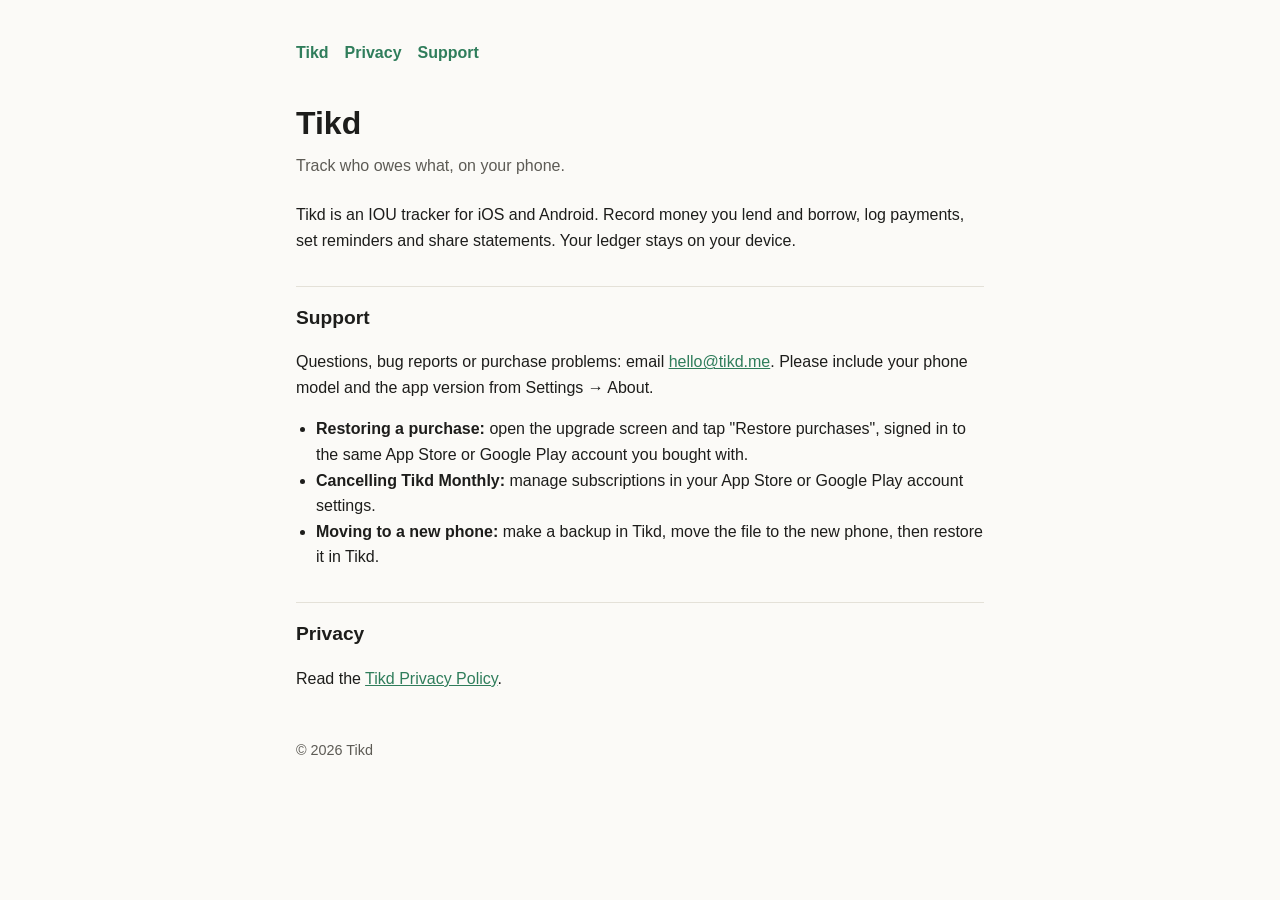
<file: index.html>
<!doctype html>
<html lang="en">
<head>
<meta charset="utf-8">
<meta name="viewport" content="width=device-width,initial-scale=1">
<title>Tikd Support</title>
<meta name="description" content="Tikd: a simple IOU tracker that keeps your ledger on your phone.">
<link rel="stylesheet" href="style.css">
</head>
<body>
<main>
<nav><a href="./">Tikd</a><a href="privacy.html">Privacy</a><a href="#support">Support</a></nav>
<h1>Tikd</h1>
<p class="meta">Track who owes what, on your phone.</p>
<p>Tikd is an IOU tracker for iOS and Android. Record money you lend and borrow, log payments, set reminders and share statements. Your ledger stays on your device.</p>

<h2 id="support">Support</h2>
<p>Questions, bug reports or purchase problems: email <a href="mailto:hello@tikd.me">hello@tikd.me</a>. Please include your phone model and the app version from Settings → About.</p>
<ul>
<li><strong>Restoring a purchase:</strong> open the upgrade screen and tap "Restore purchases", signed in to the same App Store or Google Play account you bought with.</li>
<li><strong>Cancelling Tikd Monthly:</strong> manage subscriptions in your App Store or Google Play account settings.</li>
<li><strong>Moving to a new phone:</strong> make a backup in Tikd, move the file to the new phone, then restore it in Tikd.</li>
</ul>

<h2>Privacy</h2>
<p>Read the <a href="privacy.html">Tikd Privacy Policy</a>.</p>

<footer>© 2026 Tikd</footer>
</main>
</body>
</html>
</file>
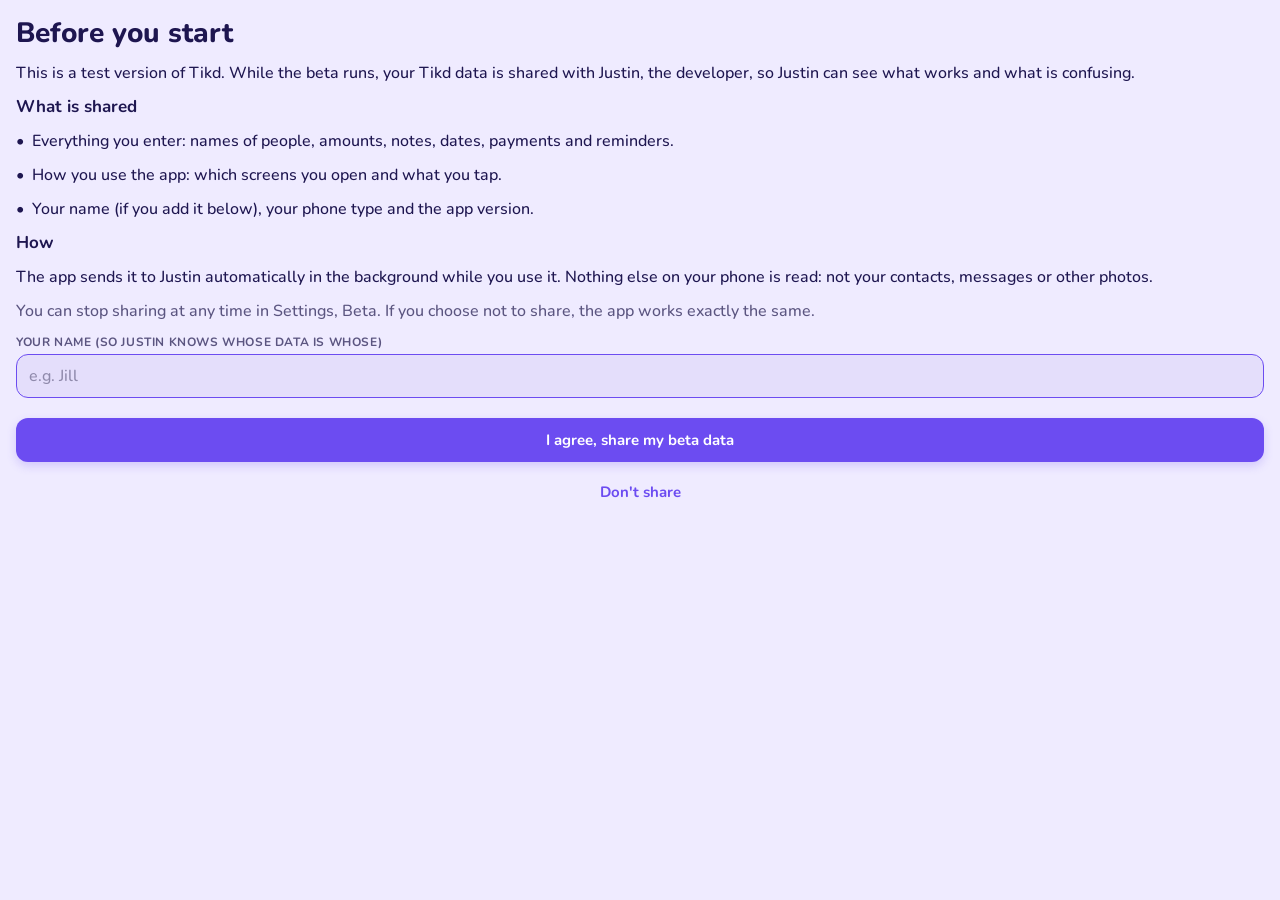
<file: app/index.html>
<!DOCTYPE html>
<html lang="en">
  <head>
    <meta charset="utf-8" />
    <meta httpEquiv="X-UA-Compatible" content="IE=edge" />
    <meta name="viewport" content="width=device-width, initial-scale=1, viewport-fit=cover, maximum-scale=1" />
    <title>Tikd</title>
    <!-- The `react-native-web` recommended style reset: https://necolas.github.io/react-native-web/docs/setup/#root-element -->
    <style id="expo-reset">
      /* These styles make the body full-height */
      html,
      body {
        height: 100%;
      }
      /* These styles disable body scrolling if you are using <ScrollView> */
      body {
        overflow: hidden;
      }
      /* These styles make the root element full-height */
      #root {
        display: flex;
        height: 100%;
        flex: 1;
      }
    </style>
  <meta name="theme-color" content="#6C4CF1">
<meta name="description" content="Track who owes who.">
<link rel="icon" href="/app/favicon.ico"/><meta http-equiv="Content-Security-Policy" content="default-src 'self'; script-src 'self' 'wasm-unsafe-eval'; style-src 'self' 'unsafe-inline'; img-src 'self' data: blob:; font-src 'self' data:; connect-src 'self' https: data: blob:; worker-src 'self' blob:; object-src 'none'; base-uri 'self'; form-action 'none'"/><script src="/app/beta-config.js"></script><style>input:focus,textarea:focus{outline:none}</style><link rel="manifest" href="/app/manifest.webmanifest"/><link rel="apple-touch-icon" href="/app/icon-512.png"/><meta name="apple-mobile-web-app-capable" content="yes"/><meta name="mobile-web-app-capable" content="yes"/><meta name="apple-mobile-web-app-title" content="Tikd"/><meta name="apple-mobile-web-app-status-bar-style" content="default"/></head>

  <body>
    <!-- Use static rendering with Expo Router to support running without JavaScript. -->
    <noscript>
      You need to enable JavaScript to run this app.
    </noscript>
    <!-- The root element for your Expo app. -->
    <div id="root"></div>
  <script src="/app/_expo/static/js/web/entry-1a25458f17952da2a9cb40c3d2288c8c.js" defer></script>
</body>
</html>
</file>
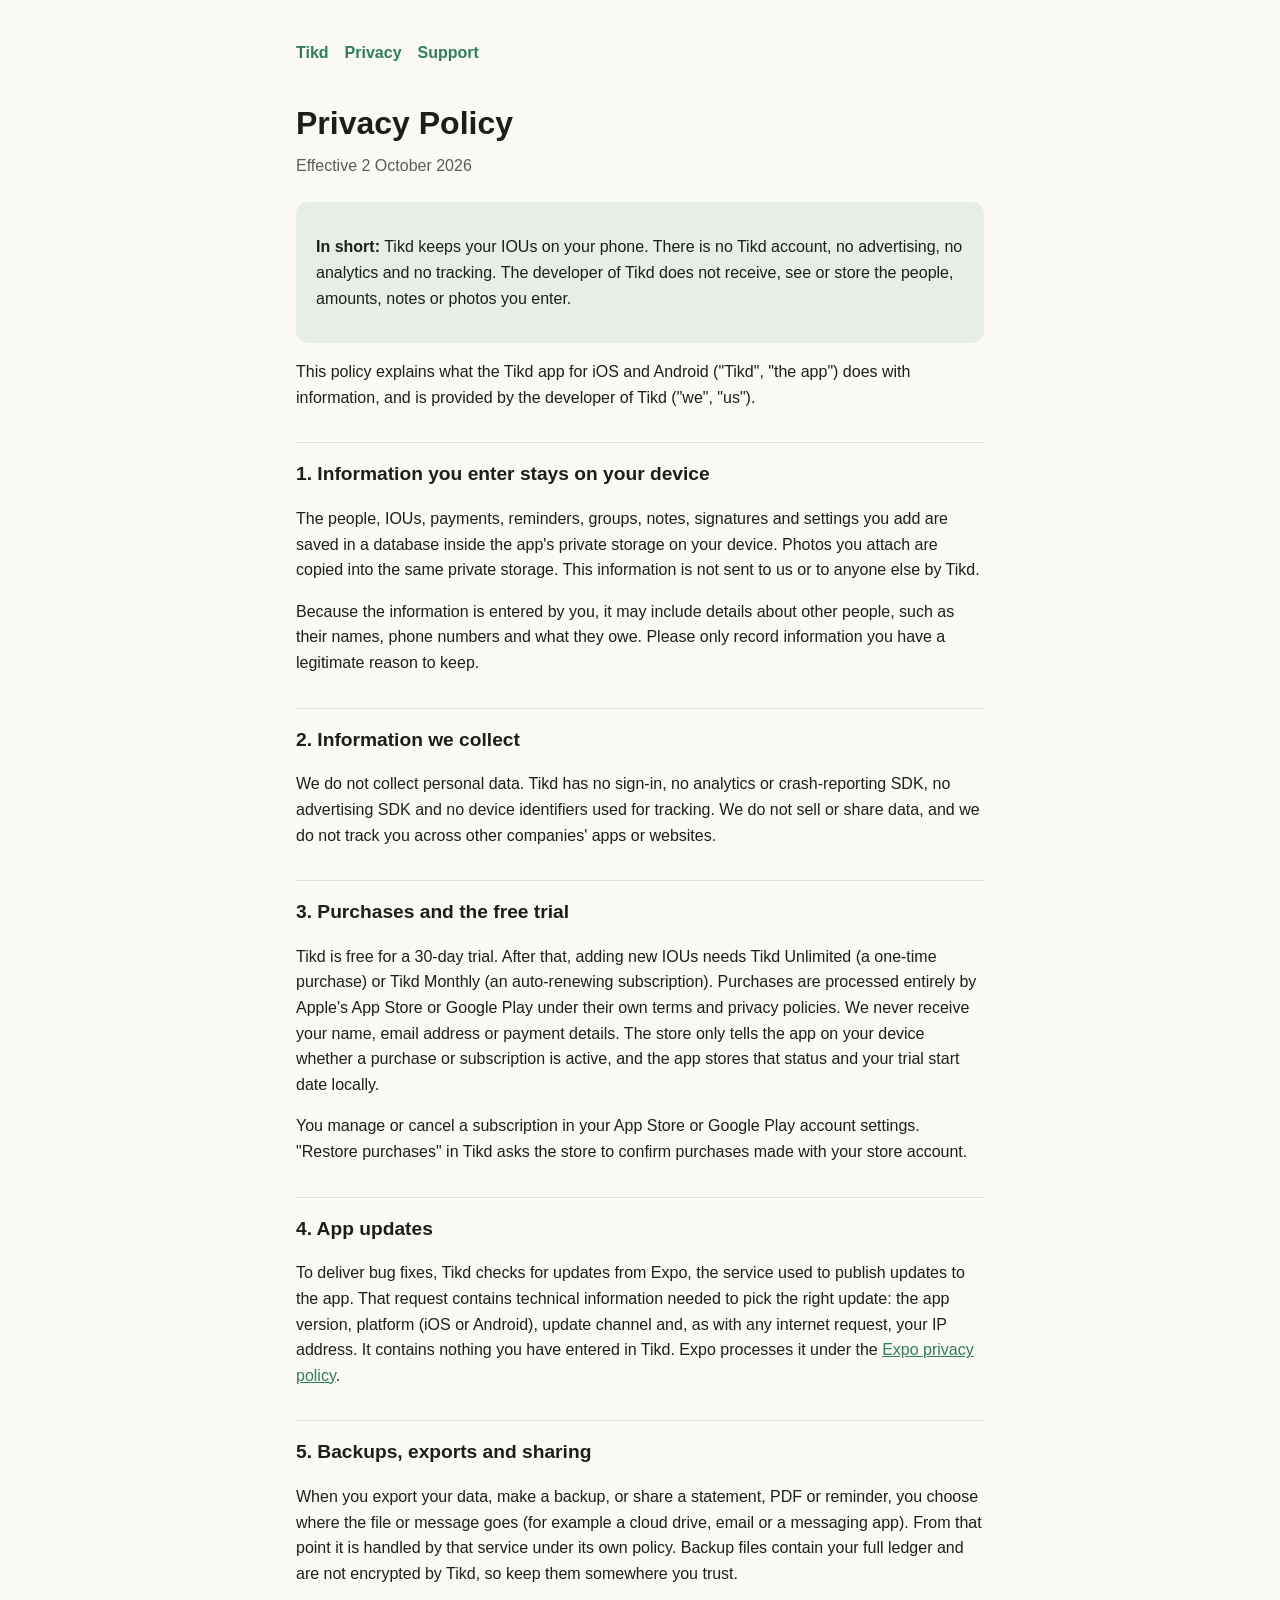
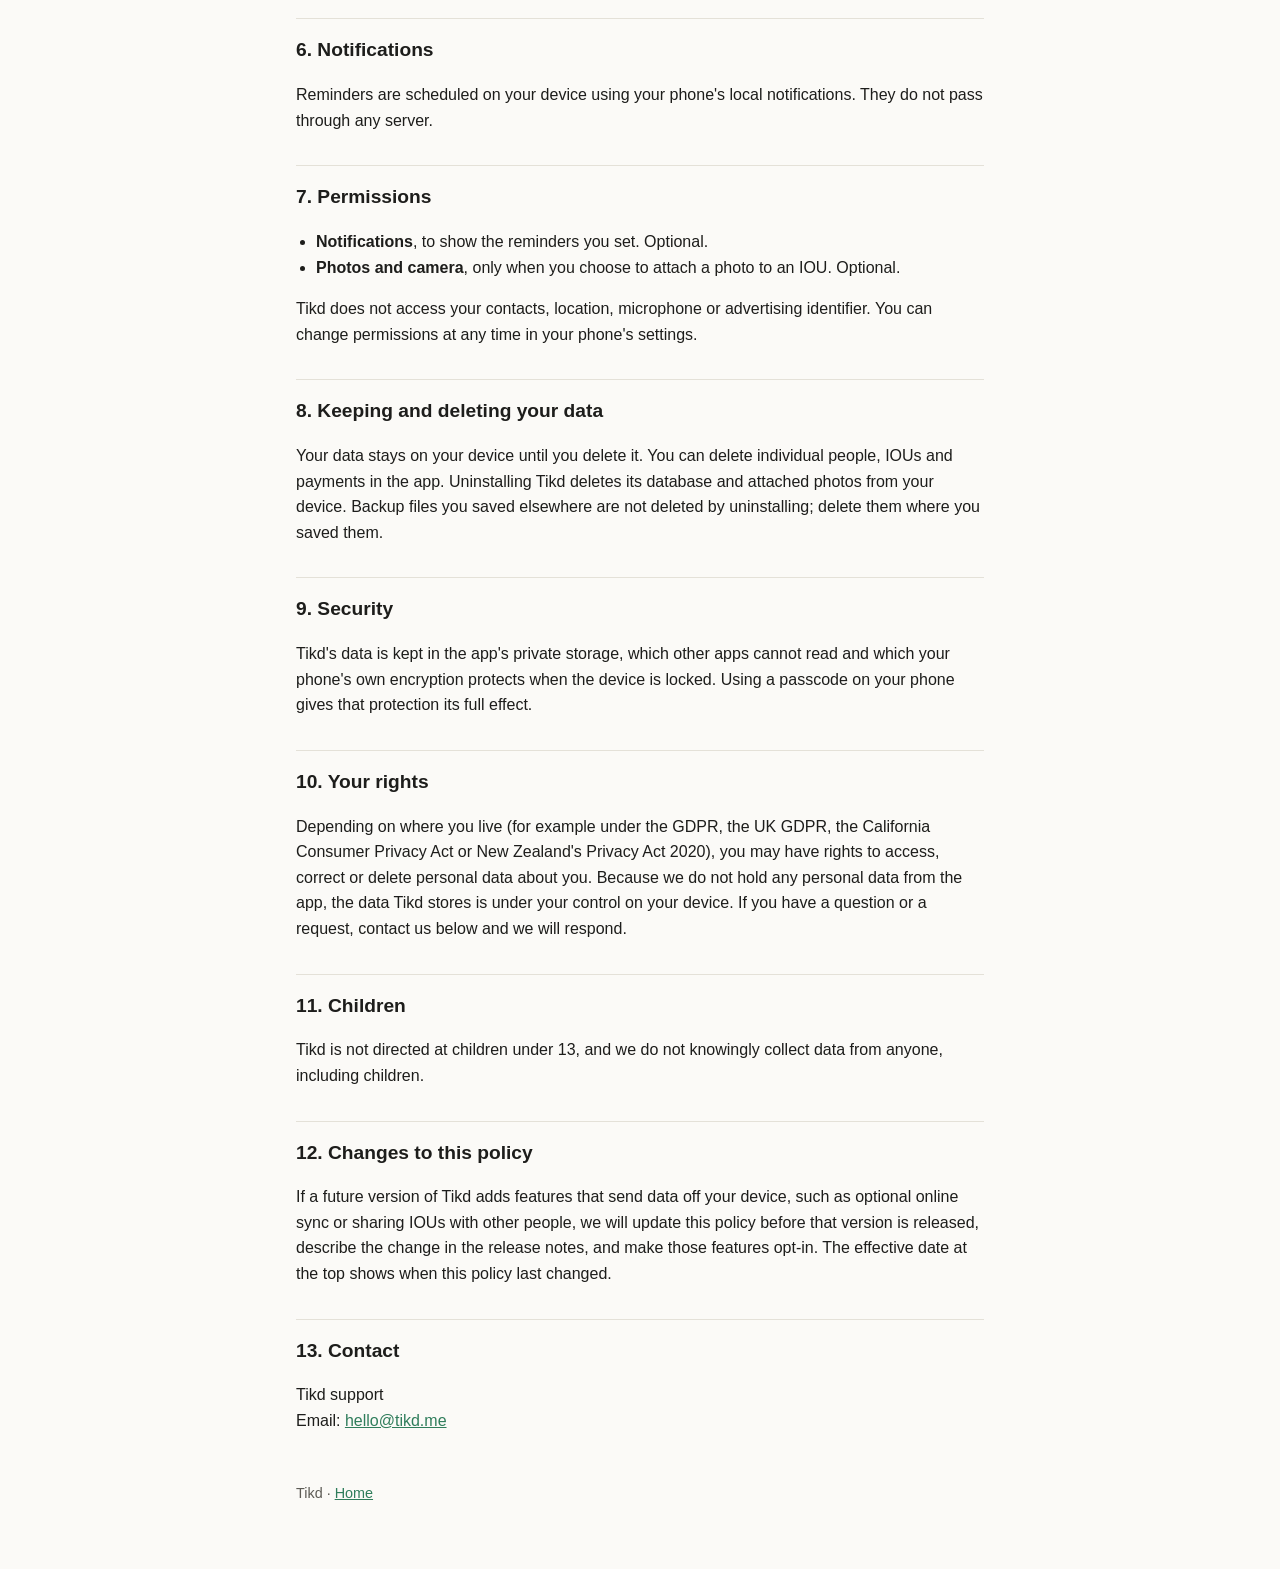
<file: privacy.html>
<!doctype html>
<html lang="en">
<head>
<meta charset="utf-8">
<meta name="viewport" content="width=device-width,initial-scale=1">
<title>Tikd Privacy Policy</title>
<meta name="description" content="How the Tikd IOU tracker handles your data.">
<link rel="stylesheet" href="style.css">
</head>
<body>
<main>
<nav><a href="./">Tikd</a><a href="privacy.html">Privacy</a><a href="./#support">Support</a></nav>
<h1>Privacy Policy</h1>
<p class="meta">Effective 2 October 2026</p>

<div class="summary">
<p><strong>In short:</strong> Tikd keeps your IOUs on your phone. There is no Tikd account, no advertising, no analytics and no tracking. The developer of Tikd does not receive, see or store the people, amounts, notes or photos you enter.</p>
</div>

<p>This policy explains what the Tikd app for iOS and Android ("Tikd", "the app") does with information, and is provided by the developer of Tikd ("we", "us").</p>

<h2>1. Information you enter stays on your device</h2>
<p>The people, IOUs, payments, reminders, groups, notes, signatures and settings you add are saved in a database inside the app's private storage on your device. Photos you attach are copied into the same private storage. This information is not sent to us or to anyone else by Tikd.</p>
<p>Because the information is entered by you, it may include details about other people, such as their names, phone numbers and what they owe. Please only record information you have a legitimate reason to keep.</p>

<h2>2. Information we collect</h2>
<p>We do not collect personal data. Tikd has no sign-in, no analytics or crash-reporting SDK, no advertising SDK and no device identifiers used for tracking. We do not sell or share data, and we do not track you across other companies' apps or websites.</p>

<h2>3. Purchases and the free trial</h2>
<p>Tikd is free for a 30-day trial. After that, adding new IOUs needs Tikd Unlimited (a one-time purchase) or Tikd Monthly (an auto-renewing subscription). Purchases are processed entirely by Apple's App Store or Google Play under their own terms and privacy policies. We never receive your name, email address or payment details. The store only tells the app on your device whether a purchase or subscription is active, and the app stores that status and your trial start date locally.</p>
<p>You manage or cancel a subscription in your App Store or Google Play account settings. "Restore purchases" in Tikd asks the store to confirm purchases made with your store account.</p>

<h2>4. App updates</h2>
<p>To deliver bug fixes, Tikd checks for updates from Expo, the service used to publish updates to the app. That request contains technical information needed to pick the right update: the app version, platform (iOS or Android), update channel and, as with any internet request, your IP address. It contains nothing you have entered in Tikd. Expo processes it under the <a href="https://expo.dev/privacy">Expo privacy policy</a>.</p>

<h2>5. Backups, exports and sharing</h2>
<p>When you export your data, make a backup, or share a statement, PDF or reminder, you choose where the file or message goes (for example a cloud drive, email or a messaging app). From that point it is handled by that service under its own policy. Backup files contain your full ledger and are not encrypted by Tikd, so keep them somewhere you trust.</p>

<h2>6. Notifications</h2>
<p>Reminders are scheduled on your device using your phone's local notifications. They do not pass through any server.</p>

<h2>7. Permissions</h2>
<ul>
<li><strong>Notifications</strong>, to show the reminders you set. Optional.</li>
<li><strong>Photos and camera</strong>, only when you choose to attach a photo to an IOU. Optional.</li>
</ul>
<p>Tikd does not access your contacts, location, microphone or advertising identifier. You can change permissions at any time in your phone's settings.</p>

<h2>8. Keeping and deleting your data</h2>
<p>Your data stays on your device until you delete it. You can delete individual people, IOUs and payments in the app. Uninstalling Tikd deletes its database and attached photos from your device. Backup files you saved elsewhere are not deleted by uninstalling; delete them where you saved them.</p>

<h2>9. Security</h2>
<p>Tikd's data is kept in the app's private storage, which other apps cannot read and which your phone's own encryption protects when the device is locked. Using a passcode on your phone gives that protection its full effect.</p>

<h2>10. Your rights</h2>
<p>Depending on where you live (for example under the GDPR, the UK GDPR, the California Consumer Privacy Act or New Zealand's Privacy Act 2020), you may have rights to access, correct or delete personal data about you. Because we do not hold any personal data from the app, the data Tikd stores is under your control on your device. If you have a question or a request, contact us below and we will respond.</p>

<h2>11. Children</h2>
<p>Tikd is not directed at children under 13, and we do not knowingly collect data from anyone, including children.</p>

<h2>12. Changes to this policy</h2>
<p>If a future version of Tikd adds features that send data off your device, such as optional online sync or sharing IOUs with other people, we will update this policy before that version is released, describe the change in the release notes, and make those features opt-in. The effective date at the top shows when this policy last changed.</p>

<h2>13. Contact</h2>
<p>Tikd support<br>Email: <a href="mailto:hello@tikd.me">hello@tikd.me</a></p>

<footer>Tikd · <a href="./">Home</a></footer>
</main>
</body>
</html>
</file>
<file: style.css>
:root{--bg:#fbfaf7;--fg:#1d1d1b;--muted:#5d5b55;--accent:#2f7d5b;--rule:#e4e1d8}
@media (prefers-color-scheme:dark){:root{--bg:#141413;--fg:#ecebe6;--muted:#a8a69e;--accent:#6cc79c;--rule:#2c2b28}}
*{box-sizing:border-box}
body{margin:0;background:var(--bg);color:var(--fg);font:16px/1.6 -apple-system,BlinkMacSystemFont,"Segoe UI",Roboto,Helvetica,Arial,sans-serif}
main{max-width:720px;margin:0 auto;padding:40px 16px 64px}
h1{font-size:2rem;margin:0 0 4px}h2{font-size:1.2rem;margin:2rem 0 .5rem;padding-top:1rem;border-top:1px solid var(--rule)}
p,li{color:var(--fg)}.meta{color:var(--muted);margin:0 0 1.5rem}
a{color:var(--accent)}ul{padding-left:1.25rem}
nav{display:flex;gap:16px;margin-bottom:32px;font-weight:600}nav a{text-decoration:none}
.summary{background:color-mix(in srgb,var(--accent) 10%,transparent);border-radius:12px;padding:16px 20px}
footer{margin-top:48px;color:var(--muted);font-size:.9rem}
</file>
